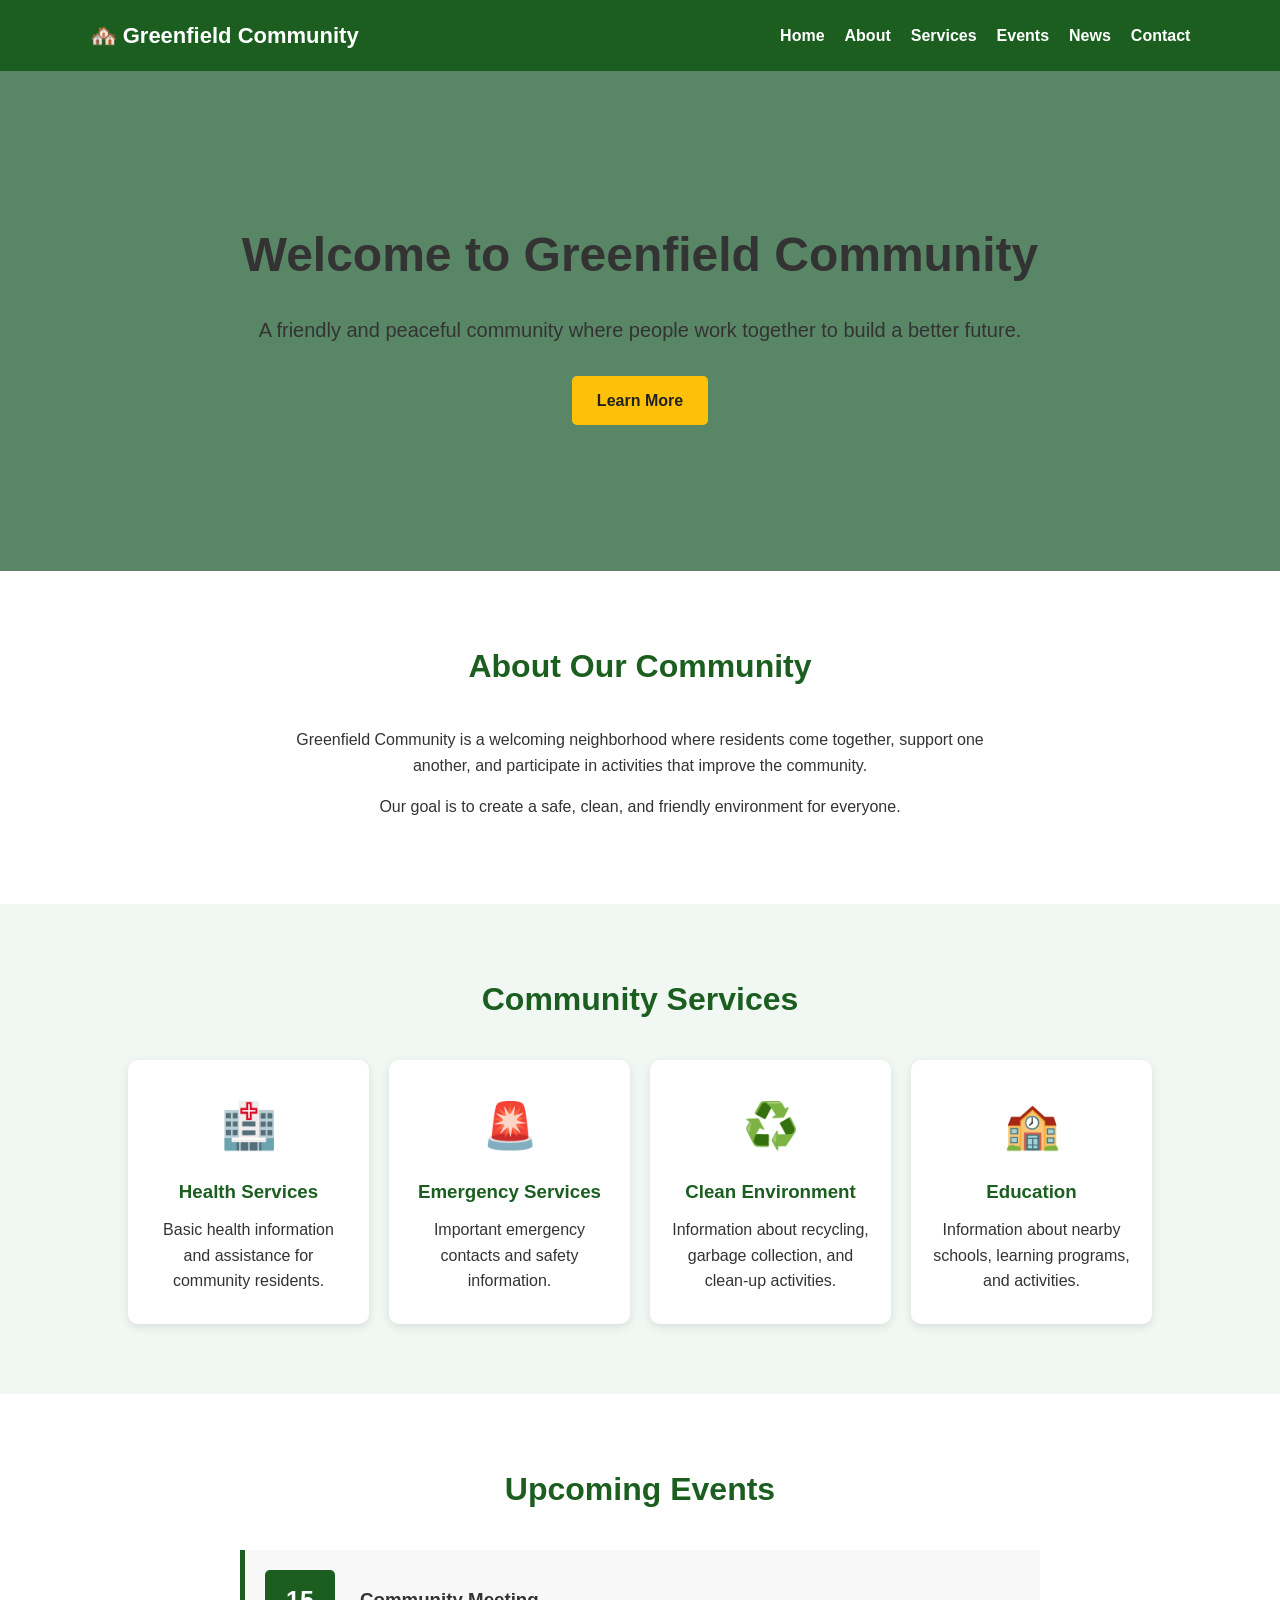
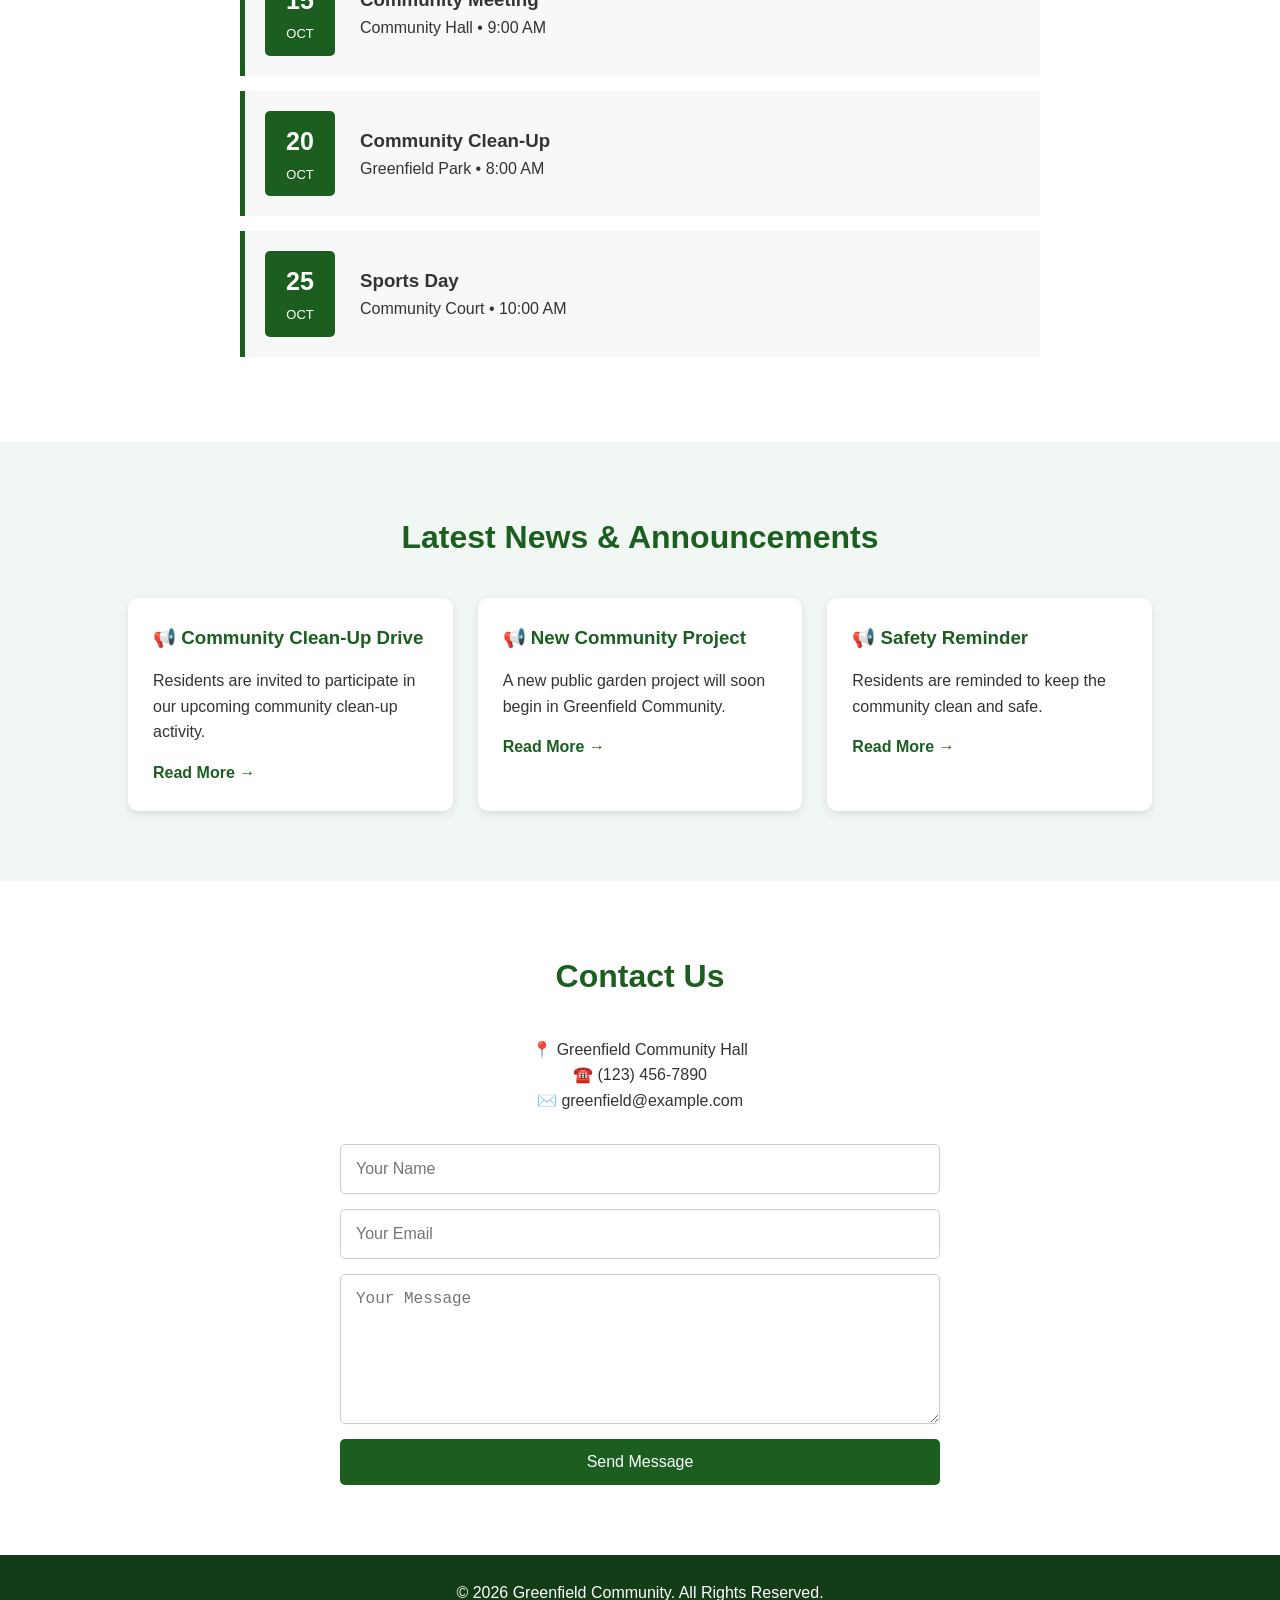
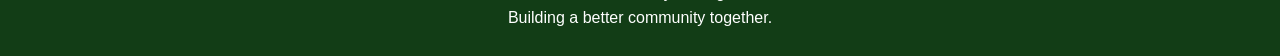
<file: index.html>
<!DOCTYPE html>
<html lang="en">
<head>
    <meta charset="UTF-8">
    <meta name="viewport" content="width=device-width, initial-scale=1.0">
    <title>Greenfield Community</title>
    <link rel="stylesheet" href="style.css">
</head>

<body>

    <!-- Navigation -->
    <header>
        <div class="logo">🏘️ Greenfield Community</div>

        <nav>
            <a href="#home">Home</a>
            <a href="#about">About</a>
            <a href="#services">Services</a>
            <a href="#events">Events</a>
            <a href="#news">News</a>
            <a href="#contact">Contact</a>
        </nav>
    </header>

    <!-- Home -->
    <section id="home" class="hero">
        <div class="hero-content">
            <h1>Welcome to Greenfield Community</h1>

            <p>
                A friendly and peaceful community where people
                work together to build a better future.
            </p>

            <a href="#about" class="button">Learn More</a>
        </div>
    </section>

    <!-- About -->
    <section id="about">
        <h2>About Our Community</h2>

        <p>
            Greenfield Community is a welcoming neighborhood
            where residents come together, support one another,
            and participate in activities that improve the community.
        </p>

        <p>
            Our goal is to create a safe, clean, and friendly
            environment for everyone.
        </p>
    </section>

    <!-- Services -->
    <section id="services" class="light-section">
        <h2>Community Services</h2>

        <div class="cards">

            <div class="card">
                <div class="icon">🏥</div>
                <h3>Health Services</h3>
                <p>
                    Basic health information and assistance
                    for community residents.
                </p>
            </div>

            <div class="card">
                <div class="icon">🚨</div>
                <h3>Emergency Services</h3>
                <p>
                    Important emergency contacts and
                    safety information.
                </p>
            </div>

            <div class="card">
                <div class="icon">♻️</div>
                <h3>Clean Environment</h3>
                <p>
                    Information about recycling, garbage
                    collection, and clean-up activities.
                </p>
            </div>

            <div class="card">
                <div class="icon">🏫</div>
                <h3>Education</h3>
                <p>
                    Information about nearby schools,
                    learning programs, and activities.
                </p>
            </div>

        </div>
    </section>

    <!-- Events -->
    <section id="events">
        <h2>Upcoming Events</h2>

        <div class="event-list">

            <div class="event">
                <div class="date">
                    <strong>15</strong>
                    <span>OCT</span>
                </div>

                <div>
                    <h3>Community Meeting</h3>
                    <p>Community Hall • 9:00 AM</p>
                </div>
            </div>

            <div class="event">
                <div class="date">
                    <strong>20</strong>
                    <span>OCT</span>
                </div>

                <div>
                    <h3>Community Clean-Up</h3>
                    <p>Greenfield Park • 8:00 AM</p>
                </div>
            </div>

            <div class="event">
                <div class="date">
                    <strong>25</strong>
                    <span>OCT</span>
                </div>

                <div>
                    <h3>Sports Day</h3>
                    <p>Community Court • 10:00 AM</p>
                </div>
            </div>

        </div>
    </section>

    <!-- News -->
    <section id="news" class="light-section">
        <h2>Latest News & Announcements</h2>

        <div class="news-container">

            <article class="news-card">
                <h3>📢 Community Clean-Up Drive</h3>
                <p>
                    Residents are invited to participate in
                    our upcoming community clean-up activity.
                </p>
                <a href="#">Read More →</a>
            </article>

            <article class="news-card">
                <h3>📢 New Community Project</h3>
                <p>
                    A new public garden project will soon
                    begin in Greenfield Community.
                </p>
                <a href="#">Read More →</a>
            </article>

            <article class="news-card">
                <h3>📢 Safety Reminder</h3>
                <p>
                    Residents are reminded to keep the
                    community clean and safe.
                </p>
                <a href="#">Read More →</a>
            </article>

        </div>
    </section>

    <!-- Contact -->
    <section id="contact">
        <h2>Contact Us</h2>

        <div class="contact-info">
            <p>📍 Greenfield Community Hall</p>
            <p>☎️ (123) 456-7890</p>
            <p>✉️ greenfield@example.com</p>
        </div>

        <form>
            <input type="text" placeholder="Your Name">
            <input type="email" placeholder="Your Email">
            <textarea placeholder="Your Message"></textarea>

            <button type="submit">Send Message</button>
        </form>
    </section>

    <!-- Footer -->
    <footer>
        <p>© 2026 Greenfield Community. All Rights Reserved.</p>
        <p>Building a better community together.</p>
    </footer>

</body>
</html>
</file>
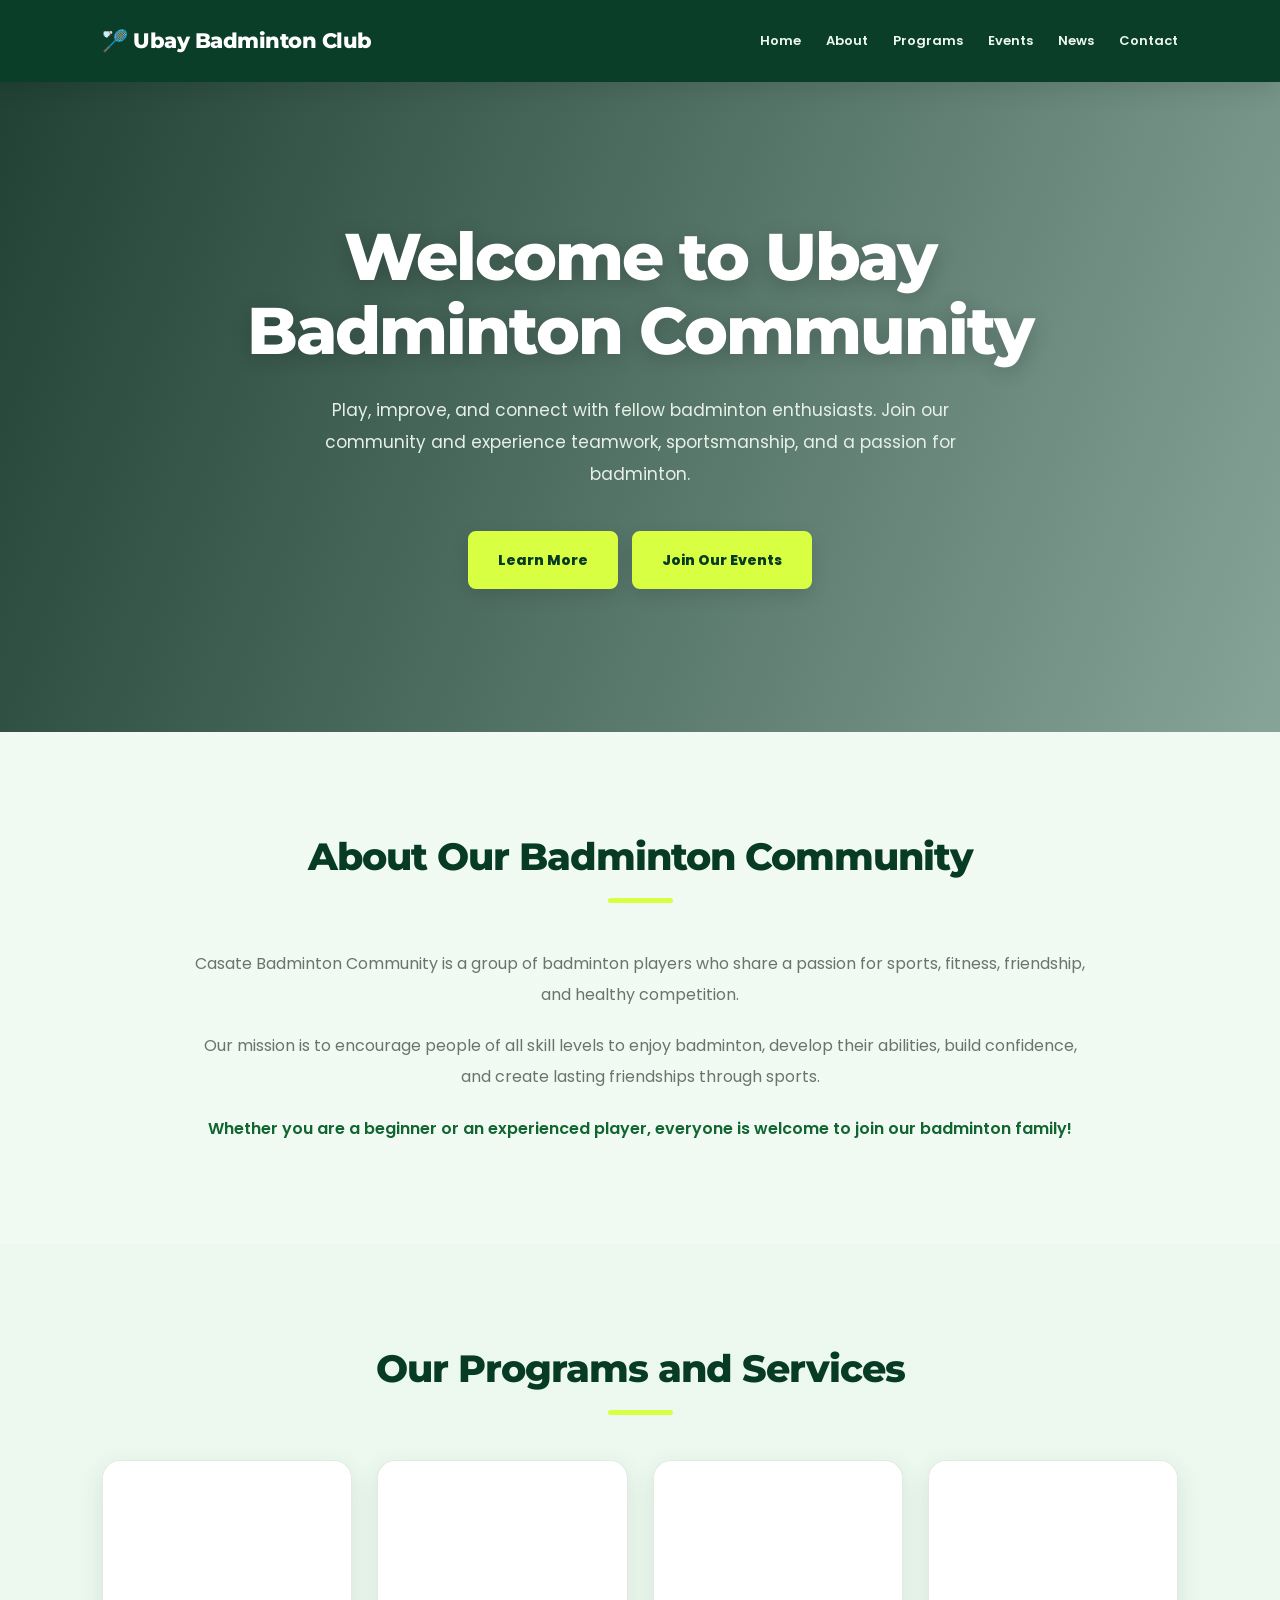
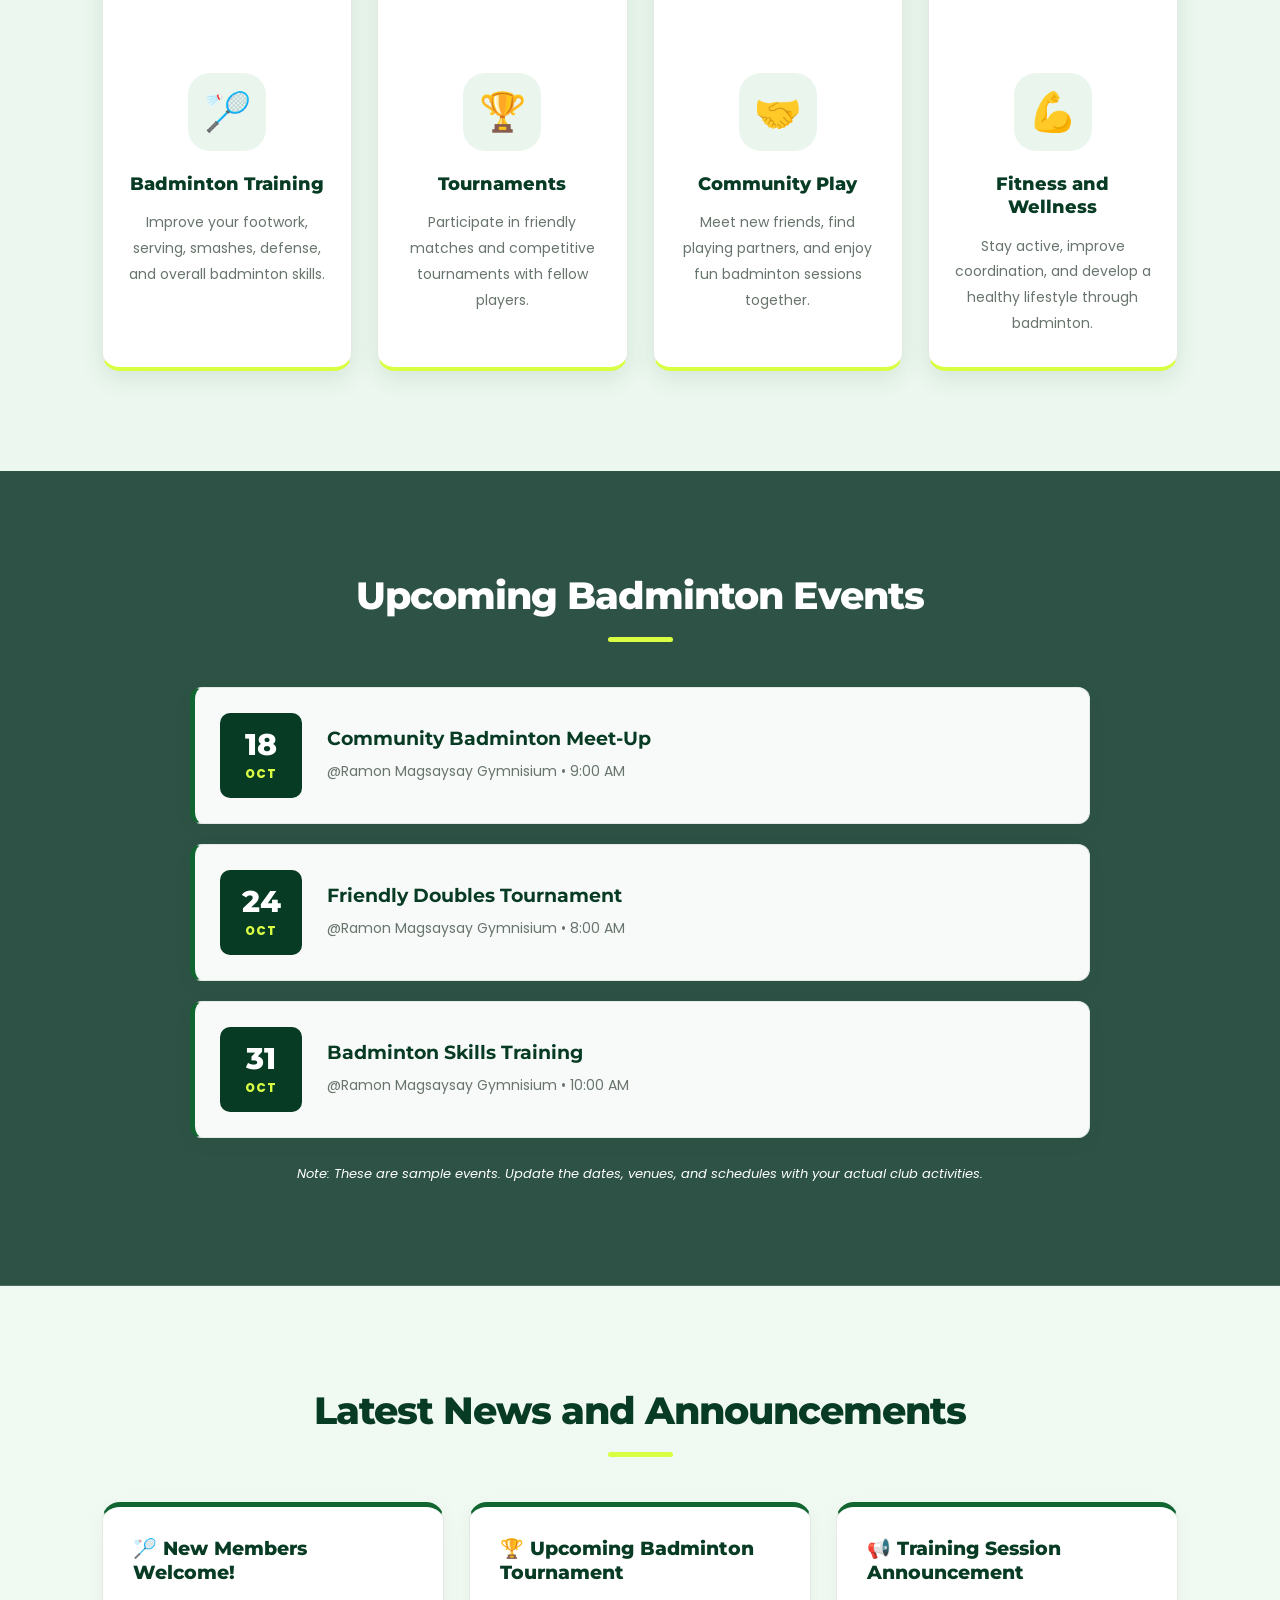
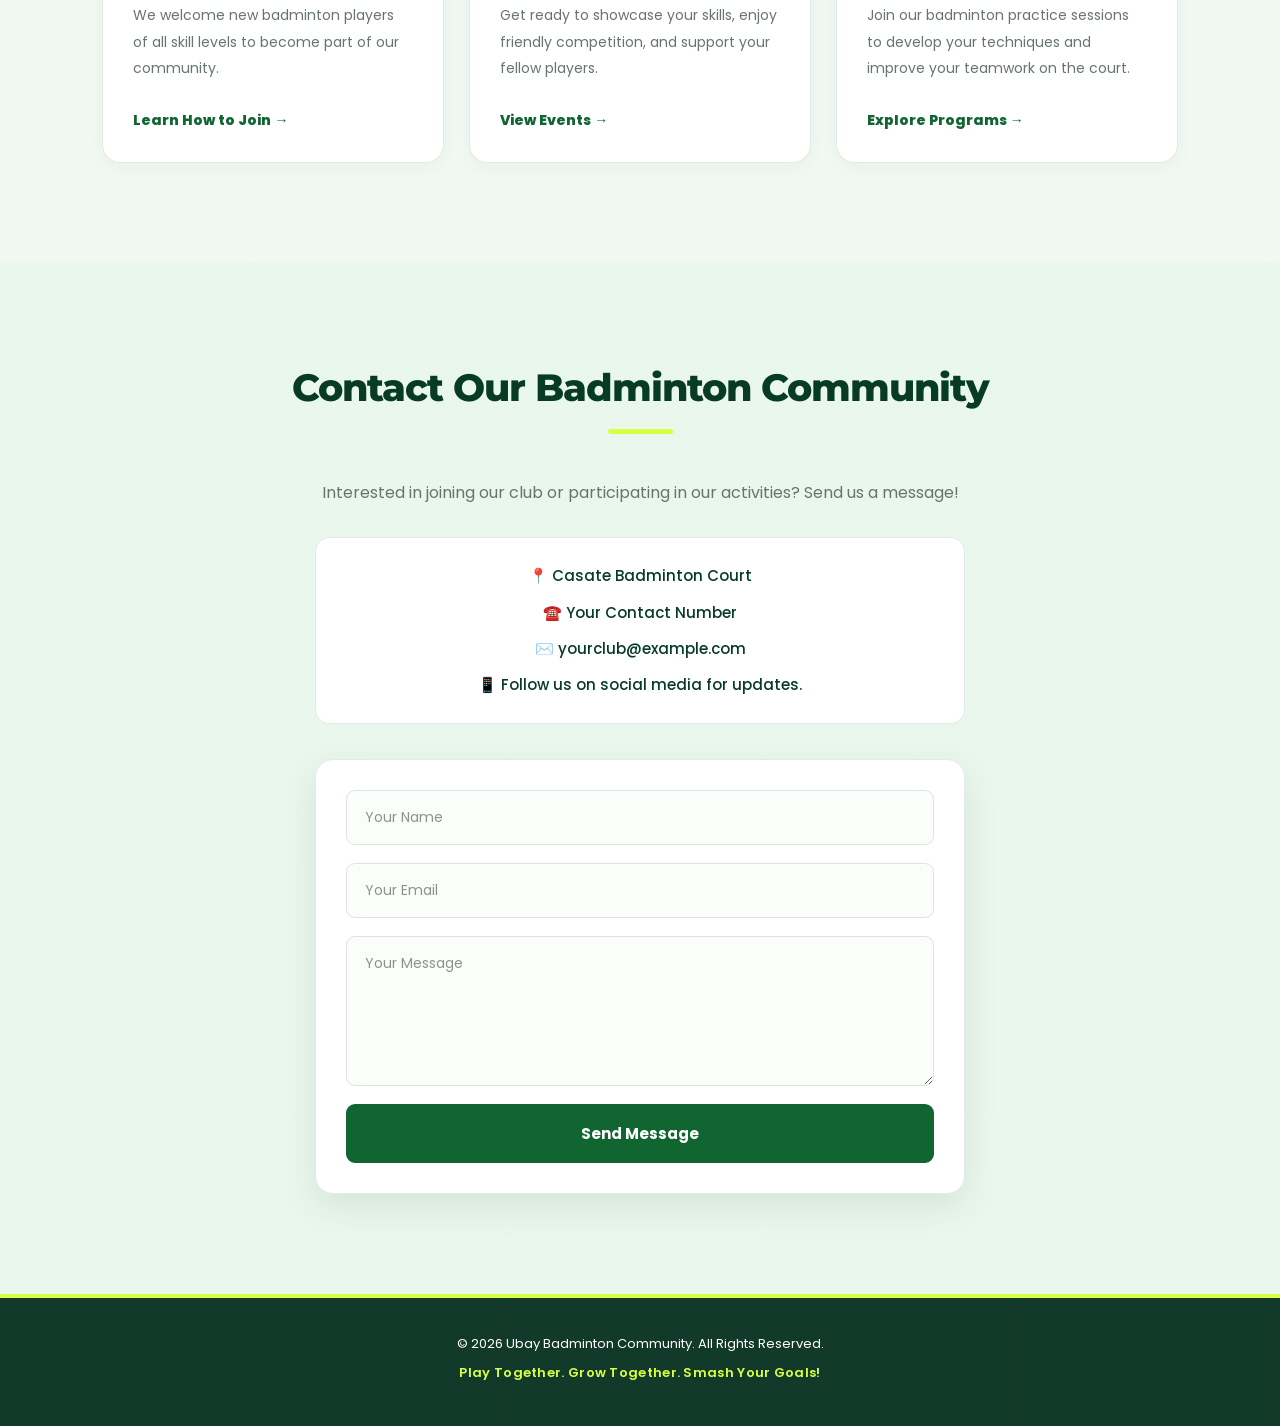
<file: Community_Information.html>
<!DOCTYPE html>
<html lang="en">
<head>
    <meta charset="UTF-8">
    <meta name="viewport" content="width=device-width, initial-scale=1.0">
    <title>Ubay Badminton Community</title>
    <link rel="stylesheet" href="CI.css">
</head>

<body>

    <!-- Navigation -->
    <header>
        <div class="logo">🏸 Ubay Badminton Club</div>

        <nav>
            <a href="#home">Home</a>
            <a href="#about">About</a>
            <a href="#services">Programs</a>
            <a href="#events">Events</a>
            <a href="#news">News</a>
            <a href="#contact">Contact</a>
        </nav>
    </header>

    <!-- Home -->
    <section id="home" class="hero">
        <div class="hero-content">
            <h1>Welcome to Ubay Badminton Community</h1>

            <p>
                Play, improve, and connect with fellow badminton
                enthusiasts. Join our community and experience
                teamwork, sportsmanship, and a passion for badminton.
            </p>

            <a href="#about" class="button">Learn More</a>
            <a href="#events" class="button">Join Our Events</a>
        </div>
    </section>

    <!-- About -->
    <section id="about">
        <h2>About Our Badminton Community</h2>

        <p>
            Casate Badminton Community is a group of badminton
            players who share a passion for sports, fitness,
            friendship, and healthy competition.
        </p>

        <p>
            Our mission is to encourage people of all skill levels
            to enjoy badminton, develop their abilities, build
            confidence, and create lasting friendships through sports.
        </p>

        <p>
            Whether you are a beginner or an experienced player,
            everyone is welcome to join our badminton family!
        </p>
    </section>

    <!-- Programs and Services -->
    <section id="services" class="light-section">
        <h2>Our Programs and Services</h2>

        <div class="cards">

            <div class="card">
                <div class="icon">🏸</div>
                <h3>Badminton Training</h3>
                <p>
                    Improve your footwork, serving, smashes,
                    defense, and overall badminton skills.
                </p>
            </div>

            <div class="card">
                <div class="icon">🏆</div>
                <h3>Tournaments</h3>
                <p>
                    Participate in friendly matches and
                    competitive tournaments with fellow players.
                </p>
            </div>

            <div class="card">
                <div class="icon">🤝</div>
                <h3>Community Play</h3>
                <p>
                    Meet new friends, find playing partners,
                    and enjoy fun badminton sessions together.
                </p>
            </div>

            <div class="card">
                <div class="icon">💪</div>
                <h3>Fitness and Wellness</h3>
                <p>
                    Stay active, improve coordination, and
                    develop a healthy lifestyle through badminton.
                </p>
            </div>

        </div>
    </section>

    <!-- Events -->
    <section id="events">
        <h2>Upcoming Badminton Events</h2>

        <div class="event-list">

            <div class="event">
                <div class="date">
                    <strong>18</strong>
                    <span>OCT</span>
                </div>

                <div>
                    <h3>Community Badminton Meet-Up</h3>
                    <p>@Ramon Magsaysay Gymnisium • 9:00 AM</p>
                </div>
            </div>

            <div class="event">
                <div class="date">
                    <strong>24</strong>
                    <span>OCT</span>
                </div>

                <div>
                    <h3>Friendly Doubles Tournament</h3>
                    <p>@Ramon Magsaysay Gymnisium • 8:00 AM</p>
                </div>
            </div>

            <div class="event">
                <div class="date">
                    <strong>31</strong>
                    <span>OCT</span>
                </div>

                <div>
                    <h3>Badminton Skills Training</h3>
                    <p>@Ramon Magsaysay Gymnisium • 10:00 AM</p>
                </div>
            </div>

        </div>

        <p>
            <em>Note: These are sample events. Update the dates,
            venues, and schedules with your actual club activities.</em>
        </p>
    </section>

    <!-- News -->
    <section id="news" class="light-section">
        <h2>Latest News and Announcements</h2>

        <div class="news-container">

            <article class="news-card">
                <h3>🏸 New Members Welcome!</h3>
                <p>
                    We welcome new badminton players of all
                    skill levels to become part of our community.
                </p>
                <a href="#contact">Learn How to Join →</a>
            </article>

            <article class="news-card">
                <h3>🏆 Upcoming Badminton Tournament</h3>
                <p>
                    Get ready to showcase your skills,
                    enjoy friendly competition, and support
                    your fellow players.
                </p>
                <a href="#events">View Events →</a>
            </article>

            <article class="news-card">
                <h3>📢 Training Session Announcement</h3>
                <p>
                    Join our badminton practice sessions
                    to develop your techniques and improve
                    your teamwork on the court.
                </p>
                <a href="#services">Explore Programs →</a>
            </article>

        </div>
    </section>

    <!-- Contact -->
    <section id="contact">
        <h2>Contact Our Badminton Community</h2>

        <p>
            Interested in joining our club or participating
            in our activities? Send us a message!
        </p>

        <div class="contact-info">
            <p>📍 Casate Badminton Court</p>
            <p>☎️ Your Contact Number</p>
            <p>✉️ yourclub@example.com</p>
            <p>📱 Follow us on social media for updates.</p>
        </div>

        <form action="#" method="post">
            <input
                type="text"
                name="name"
                placeholder="Your Name"
                aria-label="Your Name"
                required
            >

            <input
                type="email"
                name="email"
                placeholder="Your Email"
                aria-label="Your Email"
                required
            >

            <textarea
                name="message"
                placeholder="Your Message"
                aria-label="Your Message"
                required
            ></textarea>

            <button type="submit">Send Message</button>
        </form>
    </section>

    <!-- Footer -->
    <footer>
        <p>
            © 2026 Ubay Badminton Community.
            All Rights Reserved.
        </p>

        <p>
            Play Together. Grow Together. Smash Your Goals!
        </p>
    </footer>

</body>
</html>
</file>
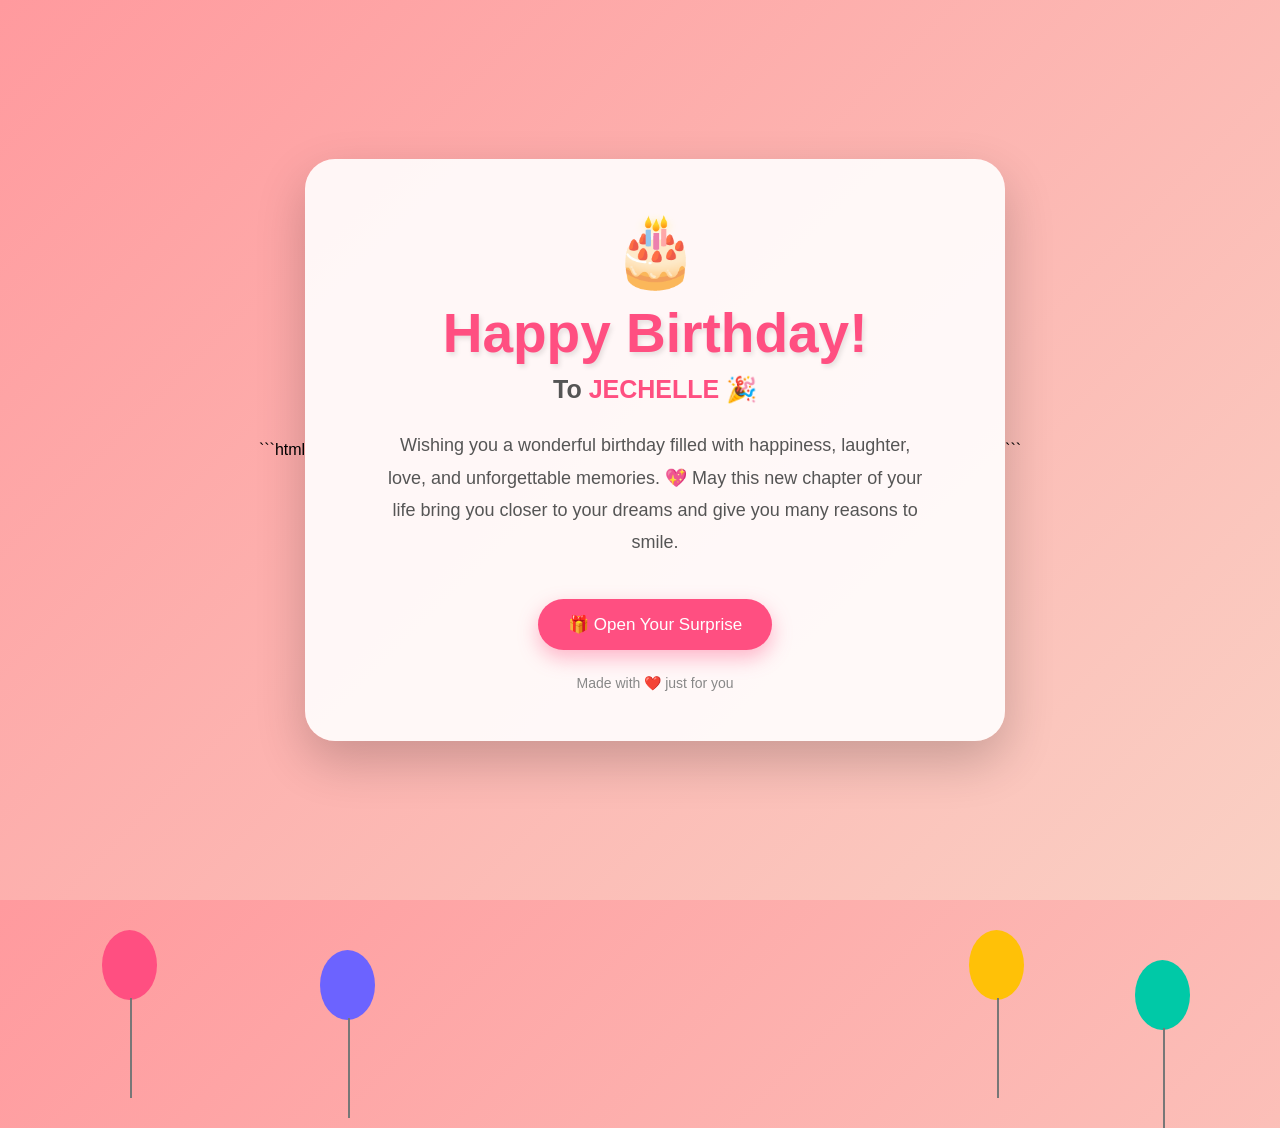
<file: video.html>
```html
<!DOCTYPE html>
<html lang="en">
<head>
    <meta charset="UTF-8">
    <meta name="viewport" content="width=device-width, initial-scale=1.0">
    <title>Happy Birthday! 🎂</title>

    <style>
        * {
            margin: 0;
            padding: 0;
            box-sizing: border-box;
            font-family: "Poppins", Arial, sans-serif;
        }

        body {
            min-height: 100vh;
            background: linear-gradient(135deg, #ff9a9e, #fad0c4);
            display: flex;
            justify-content: center;
            align-items: center;
            overflow: hidden;
        }

        .container {
            position: relative;
            width: 90%;
            max-width: 700px;
            padding: 50px 30px;
            text-align: center;
            background: rgba(255, 255, 255, 0.9);
            border-radius: 30px;
            box-shadow: 0 20px 50px rgba(0, 0, 0, 0.2);
            z-index: 5;
            animation: appear 1.2s ease;
        }

        @keyframes appear {
            from {
                opacity: 0;
                transform: scale(0.7);
            }
            to {
                opacity: 1;
                transform: scale(1);
            }
        }

        .emoji {
            font-size: 70px;
            animation: bounce 1.5s infinite;
        }

        @keyframes bounce {
            0%, 100% {
                transform: translateY(0);
            }
            50% {
                transform: translateY(-15px);
            }
        }

        h1 {
            margin-top: 10px;
            font-size: 55px;
            color: #ff4f81;
            text-shadow: 2px 3px 5px rgba(0,0,0,0.1);
        }

        h2 {
            margin-top: 10px;
            color: #555;
            font-size: 25px;
        }

        .message {
            margin: 25px auto;
            max-width: 550px;
            color: #555;
            font-size: 18px;
            line-height: 1.8;
        }

        .birthday-name {
            color: #ff4f81;
            font-weight: bold;
        }

        button {
            margin-top: 15px;
            padding: 15px 30px;
            border: none;
            border-radius: 50px;
            background: #ff4f81;
            color: white;
            font-size: 17px;
            cursor: pointer;
            transition: 0.3s;
            box-shadow: 0 8px 20px rgba(255, 79, 129, 0.4);
        }

        button:hover {
            transform: scale(1.08);
            background: #ff2f6d;
        }

        #surprise {
            display: none;
            margin-top: 25px;
            padding: 20px;
            border-radius: 20px;
            background: #fff0f5;
            color: #555;
            animation: fadeIn 1s ease;
        }

        @keyframes fadeIn {
            from {
                opacity: 0;
                transform: translateY(20px);
            }
            to {
                opacity: 1;
                transform: translateY(0);
            }
        }

        /* Balloons */

        .balloon {
            position: absolute;
            width: 55px;
            height: 70px;
            border-radius: 50%;
            animation: float 6s infinite ease-in-out;
        }

        .balloon::after {
            content: "";
            position: absolute;
            width: 2px;
            height: 100px;
            background: #777;
            left: 50%;
            top: 68px;
        }

        .balloon1 {
            background: #ff4f81;
            left: 8%;
            bottom: -100px;
            animation-delay: 0s;
        }

        .balloon2 {
            background: #6c63ff;
            left: 25%;
            bottom: -120px;
            animation-delay: 2s;
        }

        .balloon3 {
            background: #ffc107;
            right: 20%;
            bottom: -100px;
            animation-delay: 1s;
        }

        .balloon4 {
            background: #00c9a7;
            right: 7%;
            bottom: -130px;
            animation-delay: 3s;
        }

        @keyframes float {
            0% {
                transform: translateY(0) rotate(-5deg);
                opacity: 0;
            }

            15% {
                opacity: 1;
            }

            50% {
                transform: translateY(-500px) rotate(5deg);
            }

            100% {
                transform: translateY(-1000px) rotate(-5deg);
                opacity: 0;
            }
        }

        .footer {
            margin-top: 25px;
            color: #888;
            font-size: 14px;
        }

        /* Mobile */

        @media (max-width: 600px) {
            h1 {
                font-size: 40px;
            }

            h2 {
                font-size: 20px;
            }

            .message {
                font-size: 16px;
            }

            .container {
                padding: 35px 20px;
            }
        }
    </style>
</head>

<body>

    <!-- Balloons -->
    <div class="balloon balloon1"></div>
    <div class="balloon balloon2"></div>
    <div class="balloon balloon3"></div>
    <div class="balloon balloon4"></div>

    <!-- Main Card -->
    <div class="container">

        <div class="emoji">🎂</div>

        <h1>Happy Birthday!</h1>

        <h2>To <span class="birthday-name">JECHELLE</span> 🎉</h2>

        <p class="message">
            Wishing you a wonderful birthday filled with happiness,
            laughter, love, and unforgettable memories. 💖
            May this new chapter of your life bring you closer
            to your dreams and give you many reasons to smile.
        </p>

        <button onclick="showSurprise()">
            🎁 Open Your Surprise
        </button>

        <div id="surprise">
            <h2>💌 A Special Message</h2>

            <p>
                You are an amazing person, and today is a perfect
                reminder of how special you are. Keep chasing your
                dreams, keep smiling, and never forget how much
                you are appreciated.

                <br><br>

                May your birthday be as wonderful and special as you are! 🥳🎂💖
            </p>
        </div>

        <div class="footer">
            Made with ❤️ just for you
        </div>

    </div>

    <script>
        function showSurprise() {
            const surprise = document.getElementById("surprise");

            if (surprise.style.display === "block") {
                surprise.style.display = "none";
            } else {
                surprise.style.display = "block";
            }
        }
    </script>

</body>
</html>
```
</file>
<file: style.css>
/* General Settings */

* {
  margin: 0;
  padding: 0;
  box-sizing: border-box;
}

html {
  scroll-behavior: smooth;
}

body {
  font-family: Arial, sans-serif;
  color: #333;
  line-height: 1.6;
  background-color: white;
}

section {
  padding: 70px 10%;
}

h2 {
  text-align: center;
  font-size: 32px;
  margin-bottom: 35px;
  color: #1b5e20;
}

/* Navigation */

header {
  background-color: #1b5e20;
  color: white;
  padding: 18px 7%;
  display: flex;
  justify-content: space-between;
  align-items: center;
  position: sticky;
  top: 0;
  z-index: 1000;
}

.logo {
  font-size: 22px;
  font-weight: bold;
}

nav {
  display: flex;
  gap: 20px;
}

nav a {
  color: white;
  text-decoration: none;
  font-weight: bold;
}

nav a:hover {
  color: #ffc107;
}

/* Hero Section */

.hero {
  min-height: 500px;
  display: flex;
  align-items: center;
  justify-content: center;
  text-align: center;

  background:
    linear-gradient(rgba(0, 70, 20, 0.65), rgba(0, 70, 20, 0.65)),
    url("https://images.unsplash.com/photo-1449157291145-7efd050a4d0e")
      center/cover;
}zz

.hero-content {
  color: white;
  max-width: 700px;
}

.hero h1 {
  font-size: 48px;
  margin-bottom: 20px;
}

.hero p {
  font-size: 20px;
  margin-bottom: 30px;
}

.button {
  display: inline-block;
  background-color: #ffc107;
  color: #222;
  padding: 12px 25px;
  border-radius: 5px;
  text-decoration: none;
  font-weight: bold;
}

.button:hover {
  background-color: #ffda5c;
}

/* About */

#about {
  text-align: center;
  max-width: 1000px;
  margin: auto;
}

#about p {
  margin-bottom: 15px;
}

/* Light Sections */

.light-section {
  background-color: #f1f8f3;
}

/* Service Cards */

.cards {
  display: grid;
  grid-template-columns: repeat(4, 1fr);
  gap: 20px;
}

.card {
  background-color: white;
  padding: 30px 20px;
  text-align: center;
  border-radius: 10px;
  box-shadow: 0 3px 10px rgba(0, 0, 0, 0.1);
}

.card:hover {
  transform: translateY(-5px);
  transition: 0.3s;
}

.icon {
  font-size: 45px;
  margin-bottom: 15px;
}

.card h3 {
  color: #1b5e20;
  margin-bottom: 10px;
}

/* Events */

.event-list {
  max-width: 800px;
  margin: auto;
}

.event {
  display: flex;
  align-items: center;
  gap: 25px;
  padding: 20px;
  margin-bottom: 15px;
  background-color: #f8f8f8;
  border-left: 5px solid #1b5e20;
}

.date {
  min-width: 70px;
  text-align: center;
  background-color: #1b5e20;
  color: white;
  padding: 10px;
  border-radius: 5px;
}

.date strong {
  display: block;
  font-size: 25px;
}

.date span {
  font-size: 13px;
}

/* News */

.news-container {
  display: grid;
  grid-template-columns: repeat(3, 1fr);
  gap: 25px;
}

.news-card {
  background-color: white;
  padding: 25px;
  border-radius: 10px;
  box-shadow: 0 3px 10px rgba(0, 0, 0, 0.1);
}

.news-card h3 {
  color: #1b5e20;
  margin-bottom: 15px;
}

.news-card a {
  display: inline-block;
  margin-top: 15px;
  color: #1b5e20;
  font-weight: bold;
  text-decoration: none;
}

/* Contact */

.contact-info {
  text-align: center;
  margin-bottom: 30px;
}

form {
  max-width: 600px;
  margin: auto;
  display: flex;
  flex-direction: column;
  gap: 15px;
}

input,
textarea {
  padding: 15px;
  border: 1px solid #ccc;
  border-radius: 5px;
  font-size: 16px;
}

textarea {
  height: 150px;
  resize: vertical;
}

button {
  padding: 14px;
  border: none;
  border-radius: 5px;
  background-color: #1b5e20;
  color: white;
  font-size: 16px;
  cursor: pointer;
}

button:hover {
  background-color: #2e7d32;
}

/* Footer */

footer {
  background-color: #123d16;
  color: white;
  text-align: center;
  padding: 25px;
}

/* Mobile Design */

@media (max-width: 800px) {
  header {
    flex-direction: column;
    gap: 15px;
  }

  nav {
    flex-wrap: wrap;
    justify-content: center;
  }

  .hero h1 {
    font-size: 35px;
  }

  .cards {
    grid-template-columns: repeat(2, 1fr);
  }

  .news-container {
    grid-template-columns: 1fr;
  }
}

@media (max-width: 500px) {
  section {
    padding: 50px 6%;
  }

  .cards {
    grid-template-columns: 1fr;
  }

  .event {
    align-items: flex-start;
  }

  nav {
    gap: 10px;
    font-size: 14px;
  }
}
</file>
<file: CI.css>
@import url('https://fonts.googleapis.com/css2?family=Montserrat:wght@400;500;600;700;800&family=Poppins:wght@400;500;600;700;800&display=swap');

:root {
    --primary: #116530;
    --primary-dark: #073b24;
    --primary-light: #eaf6ed;
    --accent: #d9ff43;
    --accent-hover: #c7ed28;
    --text: #202b24;
    --muted: #68756c;
    --white: #ffffff;
    --background: #f7faf7;
    --border: #e2eae3;
    --shadow: 0 12px 35px rgba(7, 59, 36, 0.09);
    --radius: 18px;
}

* {
    margin: 0;
    padding: 0;
    box-sizing: border-box;
}

html {
    scroll-behavior: smooth;
    scroll-padding-top: 95px;
}

body {
    font-family: 'Poppins', Arial, sans-serif;
    color: var(--text);
    background: var(--white);
    line-height: 1.75;
    overflow-x: hidden;
}

section {
    padding: 100px 8%;
}

h1,
h2,
h3 {
    font-family: 'Montserrat', Arial, sans-serif;
    line-height: 1.3;
}

h2 {
    text-align: center;
    color: var(--primary-dark);
    font-size: clamp(28px, 3vw, 40px);
    font-weight: 800;
    margin-bottom: 45px;
    letter-spacing: -1px;
}

h2::after {
    content: "";
    display: block;
    width: 65px;
    height: 5px;
    margin: 16px auto 0;
    background: var(--accent);
    border-radius: 10px;
}

p {
    margin-bottom: 14px;
}

a {
    transition: all 0.3s ease;
}

::selection {
    background: var(--accent);
    color: var(--primary-dark);
}

/* ==========================================
   2. NAVIGATION
========================================== */

header {
    width: 100%;
    min-height: 82px;
    padding: 18px 8%;
    display: flex;
    align-items: center;
    justify-content: space-between;
    gap: 25px;

    background: rgba(7, 59, 36, 0.98);
    color: var(--white);

    position: sticky;
    top: 0;
    z-index: 1000;

    box-shadow: 0 5px 25px rgba(0, 0, 0, 0.12);
}

.logo {
    font-family: 'Montserrat', Arial, sans-serif;
    font-size: 21px;
    font-weight: 800;
    letter-spacing: -0.5px;
    white-space: nowrap;
}

nav {
    display: flex;
    align-items: center;
    justify-content: center;
    flex-wrap: wrap;
    gap: 25px;
}

nav a {
    color: #edf7ef;
    text-decoration: none;
    font-size: 13px;
    font-weight: 600;
    position: relative;
}

nav a::after {
    content: "";
    position: absolute;
    left: 0;
    bottom: -7px;
    width: 0;
    height: 2px;
    background: var(--accent);
    transition: width 0.3s ease;
}

nav a:hover {
    color: var(--accent);
}

nav a:hover::after {
    width: 100%;
}

/* ==========================================
   3. HERO / HOME SECTION
========================================== */

.hero {
    min-height: 650px;
    padding: 110px 8%;
    display: flex;
    align-items: center;
    justify-content: center;
    text-align: center;

    position: relative;
    isolation: isolate;

    background:
        linear-gradient(
            135deg,
            rgba(4, 40, 23, 0.88),
            rgba(17, 101, 48, 0.65)
        ),
        url("https://images.unsplash.com/photo-1626224583764-f87db24ac4ea")
        center / cover no-repeat;
}

.hero-content {
    max-width: 900px;
    color: var(--white);
}

.hero h1 {
    font-size: clamp(38px, 5.5vw, 66px);
    font-weight: 800;
    line-height: 1.13;
    letter-spacing: -2px;
    margin-bottom: 25px;
    text-shadow: 0 4px 20px rgba(0, 0, 0, 0.2);
}

.hero p {
    max-width: 720px;
    margin: 0 auto 35px;
    color: #e6f0e8;
    font-size: 17px;
    line-height: 1.9;
}

/* ==========================================
   4. BUTTONS
========================================== */

.button {
    display: inline-block;
    padding: 15px 28px;
    margin: 5px;

    background: var(--accent);
    color: var(--primary-dark);

    border: 2px solid var(--accent);
    border-radius: 8px;

    text-decoration: none;
    font-size: 14px;
    font-weight: 800;
    box-shadow: 0 6px 18px rgba(0, 0, 0, 0.12);

    transition: all 0.3s ease;
}

.button:hover {
    background: transparent;
    color: var(--white);
    border-color: var(--white);
    transform: translateY(-4px);
    box-shadow: 0 10px 25px rgba(0, 0, 0, 0.15);
}

/* ==========================================
   5. ABOUT SECTION
========================================== */

#about {
    max-width: 1250px;
    margin: auto;
    text-align: center;
}

#about p {
    max-width: 900px;
    margin: 0 auto 20px;
    color: var(--muted);
    font-size: 16px;
    line-height: 1.95;
}

#about p:last-child {
    margin-bottom: 0;
    color: var(--primary);
    font-weight: 600;
}

/* ==========================================
   6. LIGHT SECTIONS
========================================== */

.light-section {
    background: var(--background);
}

/* ==========================================
   7. PROGRAMS AND SERVICES CARDS
========================================== */

.cards {
    display: grid;
    grid-template-columns: repeat(4, minmax(0, 1fr));
    gap: 25px;
}

.card {
    padding: 35px 24px;
    background: var(--white);
    text-align: center;

    border: 1px solid var(--border);
    border-radius: var(--radius);
    border-bottom: 4px solid var(--accent);

    box-shadow: 0 5px 20px rgba(7, 59, 36, 0.04);

    transition: transform 0.35s ease,
                box-shadow 0.35s ease,
                border-color 0.35s ease;
}

.card:hover {
    transform: translateY(-10px);
    box-shadow: var(--shadow);
    border-bottom-color: var(--primary);
}

.icon {
    width: 78px;
    height: 78px;
    margin: 0 auto 22px;

    display: flex;
    align-items: center;
    justify-content: center;

    background: var(--primary-light);
    border-radius: 22px;
    font-size: 38px;

    transition: transform 0.3s ease,
                background 0.3s ease;
}

.card:hover .icon {
    background: #efffc1;
    transform: scale(1.08) rotate(-3deg);
}

.card h3 {
    color: var(--primary-dark);
    font-size: 18px;
    font-weight: 800;
    margin-bottom: 14px;
}

.card p {
    color: var(--muted);
    font-size: 14px;
    line-height: 1.85;
    margin-bottom: 0;
}

/* ==========================================
   8. EVENTS SECTION
========================================== */

.event-list {
    max-width: 900px;
    margin: auto;
}

.event {
    display: flex;
    align-items: center;
    gap: 25px;

    padding: 25px;
    margin-bottom: 20px;

    background: var(--white);
    border: 1px solid var(--border);
    border-left: 5px solid var(--primary);
    border-radius: 12px;

    box-shadow: 0 5px 20px rgba(7, 59, 36, 0.04);

    transition: transform 0.3s ease,
                box-shadow 0.3s ease;
}

.event:hover {
    transform: translateX(7px);
    box-shadow: var(--shadow);
}

.event h3 {
    color: var(--primary-dark);
    font-size: 19px;
    font-weight: 700;
    margin-bottom: 7px;
}

.event p {
    color: var(--muted);
    font-size: 14px;
    margin-bottom: 0;
}

/* Event Date */

.date {
    min-width: 82px;
    padding: 14px 10px;

    display: flex;
    flex-direction: column;
    align-items: center;
    justify-content: center;

    background: var(--primary-dark);
    color: var(--white);
    border-radius: 10px;
    text-align: center;
}

.date strong {
    display: block;
    font-family: 'Montserrat', Arial, sans-serif;
    font-size: 30px;
    line-height: 1.2;
    font-weight: 800;
}

.date span {
    color: var(--accent);
    font-size: 12px;
    font-weight: 800;
    letter-spacing: 1px;
}

/* Sample Event Note */

#events > p {
    max-width: 900px;
    margin: 25px auto 0;
    text-align: center;
    color: var(--muted);
    font-size: 13px;
}

/* ==========================================
   9. NEWS AND ANNOUNCEMENTS
========================================== */

.news-container {
    display: grid;
    grid-template-columns: repeat(3, minmax(0, 1fr));
    gap: 25px;
}

.news-card {
    padding: 30px;
    background: var(--white);

    border: 1px solid var(--border);
    border-radius: var(--radius);
    border-top: 5px solid var(--primary);

    box-shadow: 0 5px 20px rgba(7, 59, 36, 0.04);

    display: flex;
    flex-direction: column;
    align-items: flex-start;

    transition: transform 0.35s ease,
                box-shadow 0.35s ease;
}

.news-card:hover {
    transform: translateY(-8px);
    box-shadow: var(--shadow);
}

.news-card h3 {
    color: var(--primary-dark);
    font-size: 19px;
    font-weight: 800;
    margin-bottom: 16px;
}

.news-card p {
    color: var(--muted);
    font-size: 14px;
    line-height: 1.9;
    margin-bottom: 18px;
}

.news-card a {
    margin-top: auto;
    padding-top: 8px;
    color: var(--primary);
    text-decoration: none;
    font-size: 14px;
    font-weight: 800;
}

.news-card a:hover {
    color: #8b6500;
    transform: translateX(4px);
}

/* ==========================================
   10. CONTACT SECTION
========================================== */

#contact {
    background: var(--white);
    text-align: center;
}

#contact > p {
    max-width: 650px;
    margin: 0 auto 30px;
    color: var(--muted);
}

/* Contact Details */

.contact-info {
    max-width: 650px;
    margin: 0 auto 35px;
    padding: 25px;

    background: var(--background);
    border: 1px solid var(--border);
    border-radius: 14px;
}

.contact-info p {
    margin-bottom: 10px;
    color: var(--primary-dark);
    font-size: 15px;
    font-weight: 500;
}

.contact-info p:last-child {
    margin-bottom: 0;
}

/* Contact Form */

form {
    max-width: 650px;
    margin: auto;
    padding: 30px;

    display: flex;
    flex-direction: column;
    gap: 18px;

    background: var(--white);
    border: 1px solid var(--border);
    border-radius: var(--radius);
    box-shadow: var(--shadow);
}

input,
textarea {
    width: 100%;
    padding: 16px 18px;

    background: #fbfdfb;
    color: var(--text);

    border: 1px solid #dce5dd;
    border-radius: 9px;

    font-family: 'Poppins', Arial, sans-serif;
    font-size: 14px;

    outline: none;
    transition: border-color 0.3s ease,
                box-shadow 0.3s ease,
                background 0.3s ease;
}

input::placeholder,
textarea::placeholder {
    color: #89958c;
}

input:focus,
textarea:focus {
    background: var(--white);
    border-color: var(--primary);
    box-shadow: 0 0 0 4px rgba(17, 101, 48, 0.08);
}

textarea {
    min-height: 150px;
    resize: vertical;
}

/* Send Message Button */

button {
    width: 100%;
    padding: 16px;

    background: var(--primary);
    color: var(--white);

    border: 2px solid var(--primary);
    border-radius: 9px;

    font-family: 'Poppins', Arial, sans-serif;
    font-size: 15px;
    font-weight: 700;

    cursor: pointer;
    transition: all 0.3s ease;
}

button:hover {
    background: var(--primary-dark);
    border-color: var(--primary-dark);
    transform: translateY(-2px);
}

/* ==========================================
   11. FOOTER
========================================== */

footer {
    padding: 35px 8%;
    background: var(--primary-dark);
    color: var(--white);
    text-align: center;
    border-top: 4px solid var(--accent);
}

footer p {
    margin-bottom: 6px;
    font-size: 13px;
}

footer p:last-child {
    color: var(--accent);
    font-weight: 600;
    letter-spacing: 0.3px;
}

/* ==========================================
   12. TABLET RESPONSIVE DESIGN
========================================== */

@media (max-width: 1100px) {
    header {
        padding: 18px 5%;
    }

    nav {
        gap: 16px;
    }

    .cards {
        grid-template-columns: repeat(2, minmax(0, 1fr));
    }

    .news-container {
        grid-template-columns: repeat(2, minmax(0, 1fr));
    }

    section {
        padding: 80px 6%;
    }
}

/* ==========================================
   13. MOBILE RESPONSIVE DESIGN
========================================== */

@media (max-width: 650px) {
    html {
        scroll-padding-top: 145px;
    }

    section {
        padding: 60px 6%;
    }

    header {
        padding: 16px 5%;
        gap: 14px;
    }

    .logo {
        font-size: 19px;
        text-align: center;
        white-space: normal;
    }

    nav {
        gap: 10px 16px;
    }

    nav a {
        font-size: 12px;
    }

    .hero {
        min-height: 540px;
        padding: 70px 6%;
    }

    .hero h1 {
        font-size: clamp(34px, 9vw, 45px);
        letter-spacing: -1px;
    }

    .hero p {
        font-size: 15px;
        line-height: 1.9;
    }

    .button {
        padding: 12px 18px;
        font-size: 13px;
    }

    h2 {
        font-size: 28px;
        margin-bottom: 32px;
    }

    #about p {
        font-size: 15px;
    }

    .cards,
    .news-container {
        grid-template-columns: 1fr;
        gap: 20px;
    }

    .card {
        padding: 30px 24px;
    }

    .event {
        align-items: center;
        gap: 15px;
        padding: 17px;
    }

    .date {
        min-width: 65px;
        padding: 11px 8px;
    }

    .date strong {
        font-size: 25px;
    }

    .event h3 {
        font-size: 16px;
    }

    .event p {
        font-size: 12px;
    }

    .news-card {
        padding: 25px;
    }

    form {
        padding: 20px;
    }

    input,
    textarea {
        padding: 14px;
        font-size: 14px;
    }

    .contact-info {
        padding: 20px 12px;
    }

    .contact-info p {
        font-size: 13px;
        overflow-wrap: anywhere;
    }

    footer {
        padding: 28px 6%;
    }
}

/* ==========================================
   14. SMALL PHONE SCREENS
========================================== */

@media (max-width: 380px) {
    .logo {
        font-size: 17px;
    }

    nav {
        gap: 9px 12px;
    }

    nav a {
        font-size: 11px;
    }

    .hero h1 {
        font-size: 31px;
    }

    .button {
        padding: 11px 14px;
    }

    .event {
        gap: 10px;
        padding: 13px;
    }

    .date {
        min-width: 55px;
    }

    .event h3 {
        font-size: 14px;
    }
}

/* ==========================================
   15. ACCESSIBILITY
========================================== */

a:focus-visible,
button:focus-visible,
input:focus-visible,
textarea:focus-visible {
    outline: 3px solid #a5d6a7;
    outline-offset: 3px;
}

/* Respect reduced-motion preferences */

@media (prefers-reduced-motion: reduce) {
    *,
    *::before,
    *::after {
        scroll-behavior: auto !important;
        transition-duration: 0.01ms !important;
        animation-duration: 0.01ms !important;
    }
}


/* ==========================================
   CASATE BADMINTON COMMUNITY
   BADMINTON PHOTOS + SECTION BACKGROUNDS
========================================== */

/* GENERAL SECTION BACKGROUNDS */

section {
    position: relative;
    background-size: cover;
    background-position: center;
    background-repeat: no-repeat;
}

/* HOME: Full-width badminton court background */
#home.hero {
    background-image:
        linear-gradient(
            110deg,
            rgba(2, 39, 24, 0.88),
            rgba(4, 65, 42, 0.48)
        ),
        url("https://images.unsplash.com/photo-1626224583764-f87db24ac4ea?auto=format&fit=crop&w=1920&q=90");
    background-size: cover;
    background-position: center;
    background-repeat: no-repeat;
}

/* ABOUT: Badminton player and court */
#about {
    max-width: none;
    background-image:
        linear-gradient(
            rgba(239, 250, 241, 0.91),
            rgba(239, 250, 241, 0.91)
        ),
        url("https://www.lboro.ac.uk/media/media/sport/images/sports/badminton/perf-card.jpg");
    background-size: cover;
    background-position: center;
}

/* ==========================================
   PROGRAMS: BADMINTON PHOTO CARDS
========================================== */

#services {
    background-image:
        linear-gradient(
            rgba(235, 248, 238, 0.94),
            rgba(235, 248, 238, 0.94)
        ),
        url("https://images.unsplash.com/photo-1552674605-db6ffd4facb5?auto=format&fit=crop&w=1600&q=85");
    background-size: cover;
    background-position: center;
}

.cards {
    align-items: stretch;
}

.card {
    padding: 0 24px 30px;
    overflow: hidden;
    background: #ffffff;
    border-radius: 18px;
    box-shadow: 0 8px 25px rgba(7, 59, 36, 0.10);
}

/* Photo area at the top of each program card */
.card::before {
    content: "";
    display: block;
    height: 190px;
    margin: 0 -24px 22px;
    background-size: cover;
    background-position: center;
    background-repeat: no-repeat;
    border-radius: 17px 17px 0 0;
}

/* Program 1: Badminton Training */
.card:nth-child(1)::before {
    background-image:
        url("https://images.openai.com/static-rsc-4/4o8UPd-OWujOY4ECyLYobKMgiGlrbfBdejPx2o0r-oiEd63I91ga0XrLvLSwG4529FOc75EsUG9jAPI2b7Ct5v5OMvyYGe1hyNsO-RkadIFLPNeBRLB5CYFX_ETsucA5fyiJ151XKHorbx_M2aSaP8SOiFSLhck2o0D4gjci8ixDG8HFQOfuh23UWwVHO2Y2?purpose=fullsize");
    background-position: center;
}

/* Program 2: Tournaments */
.card:nth-child(2)::before {
    background-image:
        url("https://www.lboro.ac.uk/media/media/sport/images/sports/badminton/perf-card.jpg");
    background-position: center;
}

/* Program 3: Community Play */
.card:nth-child(3)::before {
    background-image:
        url("https://badmintonhouse.ca/cdn/shop/articles/where-to-play-badminton-truro-banner_dbb670fd-7a66-4d7c-ba70-4a4caaaf3de5.jpg?v=1789264592&width=1000");
    background-position: center;
}

/* Program 4: Fitness and Wellness */
.card:nth-child(4)::before {
    background-image:
        url("https://images.unsplash.com/photo-1518611012118-696072aa579a?auto=format&fit=crop&w=800&q=90");
    background-position: center;
}

/* Existing icons */
.card .icon {
    margin-top: 0;
}

/* Program card hover effect */
.card:hover {
    transform: translateY(-8px);
    box-shadow: 0 15px 35px rgba(7, 59, 36, 0.16);
}

/* ==========================================
   EVENTS: BADMINTON COURT BACKGROUND
========================================== */

#events {
    background-image:
        linear-gradient(
            rgba(3, 48, 32, 0.83),
            rgba(3, 48, 32, 0.83)
        ),
        url("https://images.unsplash.com/photo-1626224583764-f87db24ac4ea?auto=format&fit=crop&w=1600&q=90");
    background-size: cover;
    background-position: center;
    color: #ffffff;
}

#events h2,
#events > p {
    color: #ffffff;
}

#events .event {
    background: rgba(255, 255, 255, 0.97);
    color: #202b24;
}

/* ==========================================
   NEWS: SPORTS PHOTO BACKGROUND
========================================== */

#news.light-section {
    background-image:
        linear-gradient(
            rgba(239, 249, 241, 0.94),
            rgba(239, 249, 241, 0.94)
        ),
        url("https://images.unsplash.com/photo-1552674605-db6ffd4facb5?auto=format&fit=crop&w=1600&q=85");
    background-size: cover;
    background-position: center;
}

#news .news-card {
    background: rgba(255, 255, 255, 0.97);
    overflow: hidden;
}

/* ==========================================
   CONTACT: BADMINTON COURT BACKGROUND
========================================== */

#contact {
    background-image:
        linear-gradient(
            rgba(232, 246, 235, 0.93),
            rgba(232, 246, 235, 0.93)
        ),
        url("https://images.unsplash.com/photo-1622279457486-62dcc4a431d6?auto=format&fit=crop&w=1600&q=85");
    background-size: cover;
    background-position: center;
}

#contact .contact-info,
#contact form {
    background: rgba(255, 255, 255, 0.97);
}

/* ==========================================
   FOOTER: DARK SPORTS THEME
========================================== */

footer {
    background:
        linear-gradient(
            rgba(3, 45, 29, 0.94),
            rgba(3, 45, 29, 0.94)
        ),
        url("https://images.unsplash.com/photo-1626224583764-f87db24ac4ea?auto=format&fit=crop&w=1600&q=85")
        center / cover no-repeat;
    border-top: 4px solid #d9ff43;
}

/* ==========================================
   RESPONSIVE PHOTOS
========================================== */

@media (max-width: 650px) {
    #about,
    #services,
    #events,
    #news,
    #contact,
    footer {
        background-attachment: scroll;
    }

    .card::before {
        height: 200px;
    }
}
</file>
